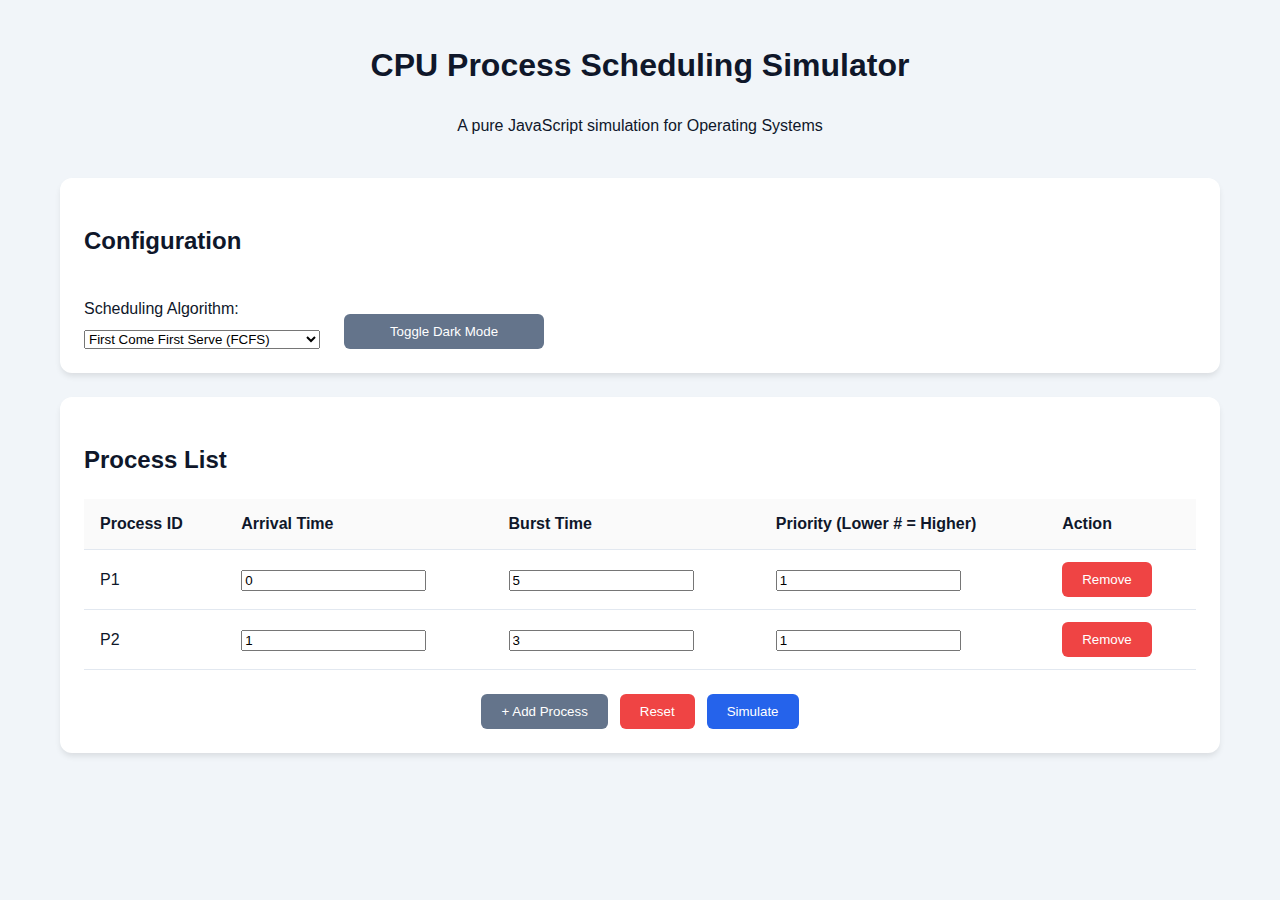
<file: index.html>
<!DOCTYPE html>
<html lang="en">
<head>
    <meta charset="UTF-8">
    <meta name="viewport" content="width=device-width, initial-scale=1.0">
    <title>CPU Process Scheduling Simulator</title>
    <link rel="stylesheet" href="style.css">
</head>
<body>
    <div class="container">
        <header>
            <h1>CPU Process Scheduling Simulator</h1>
            <p>A pure JavaScript simulation for Operating Systems</p>
        </header>

        <section id="input-section">
            <div class="card">
                <h2>Configuration</h2>
                <div class="control-panel">
                    <div class="form-group">
                        <label for="algorithm-select">Scheduling Algorithm:</label>
                        <select id="algorithm-select">
                            <option value="FCFS">First Come First Serve (FCFS)</option>
                            <option value="SJF_NON_PREEMPTIVE">Shortest Job First (Non-Preemptive)</option>
                            <option value="SJF_PREEMPTIVE">Shortest Job First (Preemptive)</option>
                            <option value="PRIORITY_NON_PREEMPTIVE">Priority (Non-Preemptive)</option>
                            <option value="PRIORITY_PREEMPTIVE">Priority (Preemptive)</option>
                            <option value="ROUND_ROBIN">Round Robin</option>
                        </select>
                    </div>
                    <div class="form-group" id="time-quantum-group" style="display: none;">
                        <label for="time-quantum">Time Quantum (TQ):</label>
                        <input type="number" id="time-quantum" min="1" value="2" class="form-input">
                    </div>
                    <div class="form-group">
                        <label>&nbsp;</label>
                        <button id="theme-toggle" class="btn btn-secondary">Toggle Dark Mode</button>
                    </div>
                </div>
            </div>

            <div class="card">
                <h2>Process List</h2>
                <table id="process-table">
                    <thead>
                        <tr>
                            <th>Process ID</th>
                            <th>Arrival Time</th>
                            <th>Burst Time</th>
                            <th>Priority (Lower # = Higher)</th>
                            <th>Action</th>
                        </tr>
                    </thead>
                    <tbody id="process-body">
                        <!-- Rows will be added here via JS -->
                    </tbody>
                </table>
                
                <div class="action-buttons">
                    <div class="main-actions" style="display: flex; gap: 12px; width: 100%; justify-content: center;">
                        <button id="add-process-btn" class="btn btn-secondary">+ Add Process</button>
                        <button id="reset-btn" class="btn btn-danger">Reset</button>
                        <button id="simulate-btn" class="btn btn-primary">Simulate</button>
                    </div>
                </div>
            </div>
        </section>

        <section id="simulation-results" style="display: none;">
            <div class="card">
                <h2>Simulation Results</h2>
                <div id="algorithm-explanation" class="explanation-box"></div>
                
                <h3>Gantt Chart</h3>
                <div class="gantt-container">
                    <div id="gantt-chart" class="gantt-chart"></div>
                    <div id="gantt-time-scale" class="gantt-time-scale"></div>
                </div>

                <details class="logs-details" style="margin-top: 20px;">
                    <summary style="cursor: pointer; font-weight: 600; padding: 10px; background: rgba(0,0,0,0.05); border-radius: 6px;">View Execution Logs</summary>
                    <div id="execution-logs" class="logs-panel" style="margin-top: 10px;"></div>
                </details>

                <h3 style="margin-top: 30px;">Detailed Metrics</h3>
                <div class="table-container">
                    <table id="result-table">
                        <thead>
                            <tr>
                                <th>PID</th>
                                <th>Arrival</th>
                                <th>Burst</th>
                                <th>Priority</th>
                                    <th title="Completion Time (CT): The time at which the process finishes its execution. (CT = Start Time + Burst Time)">CT <span class="info-icon">i</span></th>
                                    <th title="Turnaround Time (TAT): Total time taken from arrival to completion. (TAT = CT - AT)">TAT <span class="info-icon">i</span></th>
                                    <th title="Waiting Time (WT): Total time spent waiting in the ready queue. (WT = TAT - BT)">WT <span class="info-icon">i</span></th>
                                    <th title="Response Time (RT): Time from arrival to the first CPU allocation. (RT = First Response - AT)">RT <span class="info-icon">i</span></th>
                            </tr>
                        </thead>
                        <tbody id="result-body"></tbody>
                    </table>
                </div>

                <h3 style="margin-top: 30px;">Summary Dashboard</h3>
                <div id="summary-dashboard" class="dashboard" style="display: grid; grid-template-columns: repeat(auto-fit, minmax(150px, 1fr)); gap: 15px;"></div>
            </div>
        </section>
    </div>
    <script src="script.js"></script>
</body>
</html>
</file>
<file: style.css>
:root {
    --primary-color: #2563eb;
    --primary-hover: #1d4ed8;
    --secondary-color: #64748b;
    --danger-color: #ef4444;
    --danger-hover: #dc2626;
    --success-color: #22c55e;
    --background-color: #f1f5f9;
    --card-bg: #ffffff;
    --text-color: #0f172a;
    --border-color: #e2e8f0;
    --idle-bg: #cbd5e1;
    --idle-text: #475569;
}

body.dark-mode {
    --background-color: #0f172a;
    --card-bg: #1e293b;
    --text-color: #f1f5f9;
    --border-color: #334155;
    --secondary-color: #94a3b8;
    --idle-bg: #334155;
    --idle-text: #94a3b8;
}

* {
    box-sizing: border-box;
}

body {
    font-family: 'Inter', -apple-system, BlinkMacSystemFont, 'Segoe UI', Roboto, sans-serif;
    line-height: 1.6;
    margin: 0;
    padding: 0;
    background-color: var(--background-color);
    color: var(--text-color);
    transition: background-color 0.3s, color 0.3s;
}

.container {
    max-width: 1200px;
    margin: 40px auto;
    padding: 0 20px;
}

header {
    text-align: center;
    margin-bottom: 40px;
}

.card {
    background: var(--card-bg);
    padding: 24px;
    border-radius: 12px;
    box-shadow: 0 4px 6px -1px rgba(0, 0, 0, 0.1);
    margin-bottom: 24px;
}

.control-panel {
    display: flex;
    gap: 24px;
    flex-wrap: wrap;
    align-items: flex-end;
}

.form-group {
    display: flex;
    flex-direction: column;
    gap: 8px;
    min-width: 200px;
}

.grid-layout {
    display: grid;
    grid-template-columns: 1fr 300px;
    gap: 24px;
}

@media (max-width: 900px) {
    .grid-layout {
        grid-template-columns: 1fr;
    }
}

.table-container {
    overflow-x: auto;
}

table {
    width: 100%;
    border-collapse: collapse;
    margin-bottom: 24px;
}

th, td {
    padding: 12px 16px;
    text-align: left;
    border-bottom: 1px solid var(--border-color);
}

th {
    background-color: rgba(0,0,0,0.02);
    font-weight: 600;
}

.btn {
    padding: 10px 20px;
    border: none;
    border-radius: 6px;
    font-weight: 500;
    cursor: pointer;
    transition: all 0.2s;
}

.btn-primary { background: var(--primary-color); color: white; }
.btn-secondary { background: var(--secondary-color); color: white; }
.btn-danger { background: var(--danger-color); color: white; }

.queue-panel {
    background: rgba(0,0,0,0.05);
    padding: 12px;
    border-radius: 6px;
    font-family: 'JetBrains Mono', monospace;
    margin-bottom: 20px;
}

.logs-panel {
    height: 300px;
    overflow-y: auto;
    background: rgba(0,0,0,0.05);
    padding: 12px;
    border-radius: 6px;
    font-size: 0.85rem;
    font-family: 'JetBrains Mono', monospace;
}

.dashboard {
    display: grid;
    grid-template-columns: repeat(auto-fit, minmax(150px, 1fr));
    gap: 15px;
    margin-top: 20px;
}

.logs-details summary::-webkit-details-marker {
    display: none;
}

.logs-details summary {
    list-style: none;
    display: flex;
    justify-content: space-between;
    align-items: center;
}

.logs-details summary::after {
    content: "▼";
    font-size: 0.8rem;
    transition: transform 0.2s;
}

.logs-details[open] summary::after {
    transform: rotate(180deg);
}

.metric-card {
    background: rgba(0,0,0,0.02);
    padding: 12px 24px;
    border-radius: 8px;
    border: 1px solid var(--border-color);
    min-width: 200px;
    display: flex;
    flex-direction: row;
    justify-content: space-between;
    align-items: center;
    gap: 15px;
}

.metric-value { font-size: 1.2rem; font-weight: 700; color: var(--primary-color); order: 2; }
.metric-label { font-size: 0.85rem; opacity: 0.8; font-weight: 600; order: 1; }

.gantt-container { margin: 24px 0; overflow-x: auto; }
.gantt-chart { display: flex; height: 50px; border: 1px solid var(--border-color); border-radius: 4px; }
.gantt-block { display: flex; align-items: center; justify-content: center; height: 100%; color: white; font-weight: bold; font-size: 0.8rem; position: relative; min-width: 20px; }
.gantt-time-scale { display: flex; position: relative; height: 20px; margin-top: 5px; }
.time-marker { position: absolute; font-size: 0.7rem; transform: translateX(-50%); }

.best-algo { background-color: rgba(34, 197, 94, 0.1); border: 2px solid var(--success-color) !important; }
.info-icon { display: inline-block; width: 14px; height: 14px; background: var(--secondary-color); color: white; border-radius: 50%; text-align: center; font-size: 10px; cursor: help; }
</file>
